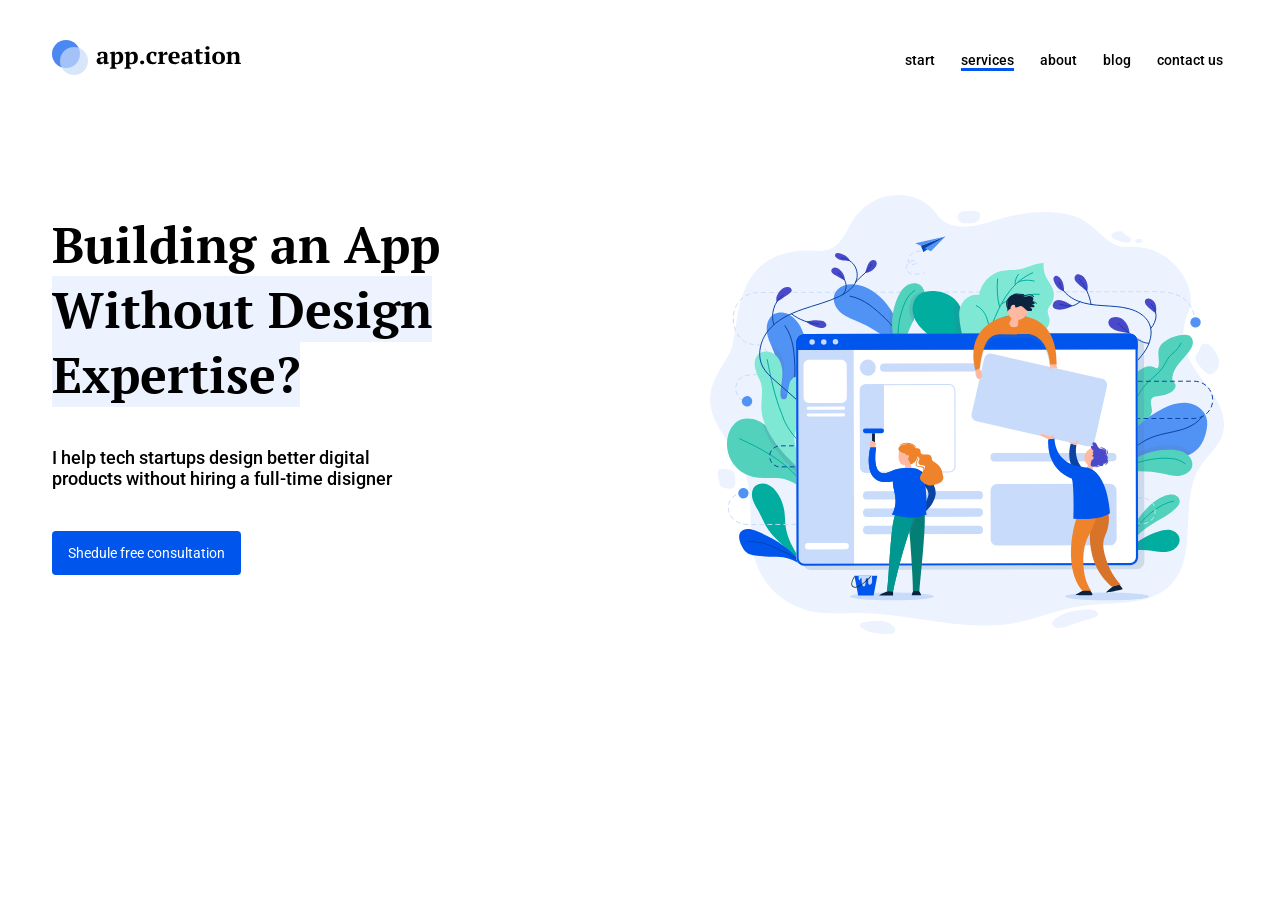
<file: index.html>
<!DOCTYPE html>
<html lang = "ru">
<head>
  <meta name="viewport" content="width=device-width,initial-scale=1">
  <meta charset="utf-8">
  <link rel="stylesheet" href="style.css">
  <link href="https://fonts.googleapis.com/css2?family=Roboto:wght@500&display=swap" rel="stylesheet">
  <link rel="stylesheet" href="fonts.css">
  <title>мой сайт</title>
</head>
<body>
  <div class="wrapper">
    <header class="header">
      <div class="logo"></div>
      <nav class="menu">
        <a class="menu__item" href="#">start</a>
        <a class="menu__item menu__item_active" href="#">services</a>
        <a class="menu__item" href="#">about</a>
        <a class="menu__item" href="#">blog</a>
        <a class="menu__item" href="#">contact us</a>
      </nav>
      <div class="hamburger-menu">
        <input id="menu__toggle" type="checkbox" />
        <label class="menu__btn" for="menu__toggle">
          <span></span>
        </label>
        <ul class="menu__box">
          <li><a class="menu__item_burger" href="#">start</a></li>
          <li><a class="menu__item_burger" href="#">services</a></li>
          <li><a class="menu__item_burger" href="#">about</a></li>
          <li><a class="menu__item_burger" href="#">blog</a></li>
          <li><a class="menu__item_burger" href="#">contact us</a></li>
        </ul>
      </div>
    </header>
    <section class="main">
      <h1 class="main__title">
        Building an App
        <span class="main__title-text_highlight">
          Without Design Expertise?
        </span>
      </h1>
      <p class="main__subtitle">
        I help tech startups design better digital products without hiring a&nbsp;full-time disigner
      </p>
      <a class="main__button" href="#">
        Shedule free consultation
      </a>
    </section>
  </div>
</body>
</html>
</file>
<file: style.css>
.main__title {
  margin: 0 0 40px 0;
  font-family: "PT Serif";
  font-style: normal;
  font-weight: bold;
  font-size: 50px;
  line-height: 65px;
  align-items: center;
  width: 434px;
  height: 195px;
  left: calc(50% - 434px/2 - 249px);
  top: 212px;
}

.main__subtitle {
  margin: 0 0 41px 0;
  width: 367px;
  height: 43px;
  left: calc(50% - 367px/2 - 282.5px);
  top: 447px;
  font-family: "Roboto";
  font-style: normal;
  font-weight: 500;
  font-size: 18px;
  line-height: 21px;
}

.main__button {
  display: inline-block;
  font: 14px/16px "Roboto",arial,helvetica,sans-serif;
  color: #FFF;
  background: #0056EC;
  padding: 14px 16px;
  text-decoration: none;
  border-radius: 4px;
  transition: opacity .5s;
  cursor: pointer;
  animation: animate_pulse 2s infinite;
}

.animate-pulse:hover {
	animation: none;
}

@keyframes animate_pulse {
	0% {
		box-shadow: 0 0 0 0 rgb(0,86,236,0);
	}
	70% {
		box-shadow: 0 0 0 20px rgb(0,86,236,0.1);
	}
	100% {
		box-shadow: 0 0 0 0 rgb(0,86,236,0);
	}
}

.main__button:hover {
  opacity: .5;
}

.main {
  padding: 0 63% 100px 0;
  background:no-repeat top right url(img/mainimg.svg);
}

.main__title-text_highlight {
  background: #ECF3FF;
}

.wrapper {
  margin: 0 auto;
  width: 80%;
  max-width: inherit;
}

.header {
  padding: 40px 0;
  margin-bottom: 100px;
  display:flex;
  justify-content:space-between;
}

.logo {
  width:190px;
  height: 35px;
  background: url('img/site.svg');
}

.menu {
  display:flex;
  align-items: center;
}

.menu__item {
  position: relative;
  font-family: "Roboto";
  Font-style: normal;
  Font-weight: 500;
  height: 17px;
  font-size: 14px;
  line-height: 16px;
  margin-right: 26px;
  color: #000;
  text-decoration: none;
  transition: opacity .5s;
}

.menu__item:last-child {
  margin-right: 0;
}

  .menu__item:after {
  position: absolute;
  display: block;
  content: '';
  left: 0;
  width: 100%;
  height: 3px;
  background: #0056EC;
  opacity: 0;
  transition: opacity .5s;
}

.menu__item_active::after {
  position: absolute;
  display: block;
  content: '';
  left: 0;
  width: 100%;
  height: 3px;
  background: #0056EC;
  opacity: 1;
}

.menu__item:hover {
  opacity: .5;
}

.menu__item:hover:after {
  position: absolute;
  display: block;
  content: "";
  left:0;
  width: 100%;
  height: 3px;
  background: #0056EC;
  opacity: 1;
}

.hamburger-menu {
  display: none;
}


@media screen and (max-width:768px) {

  .wrapper{
    width: 91%;
  }

  .menu {
    display: none;
  }

  .header {
    padding: 17px 0;
    margin-bottom: 10px;
  }

  .main {
    padding: 80% 0 0;
    background-size: 93%;
    margin-right: 21px;
    margin-top: 8px;
    text-align: center;
  }

  .main__title {
    width: 313px;
    font-size: 31px;
    line-height: 39px;
    text-align: center;
    height: 108px;
    margin: auto;
    margin-bottom: 42px;
  }

  .main__subtitle {
    margin: auto;
    margin-bottom: 25px;
    width: 275px;
    height: 57px;
    top: 447px;
    font-family: "Roboto";
    font-weight: 500;
    font-size: 16px;
    line-height: 19px;
    text-align: center;
  }

  .main__button {
    width: 176px;
  }

  .logo {
    background: url('img/mobileimg.svg') no-repeat top left;
  }

  #menu__toggle {
    opacity: 0;
  }

  .hamburger-menu {
    display: block;
  }

  .menu__btn {
    display: flex;
    align-items: center;
    position:fixed;
    top: 28px;
    width: 26px;
    height: 26px;
    cursor: pointer;
    z-index: 1;
    right: 6%;
  }

  .menu__btn > span,
  .menu__btn > span::before,
  .menu__btn > span::after {
    display: block;
    position: absolute;
    width: 100%;
    height: 2px;
    background-color: #0056EC;
  }

  .menu__btn > span::before {
    content: '';
    top: -8px;
  }

  .menu__btn > span::after {
    content: '';
    top: 8px;
  }

  .menu__box {
    display: block;
    position: fixed;
    visibility: hidden;
    top: 0;
    left: -100%;
    width: 100%;
    height: 100%;
    margin: 0;
    padding: 186px 0;
    list-style: none;
    text-align: center;
    background-color: white;
  }

  .menu__item_burger {
    position: relative;
    color: #000;
    font-family: 'Roboto', sans-serif;
    font-size: 30px;
    font-weight: 500;
    line-height: 35px;
    text-decoration: none;
    display: inline-block;
    padding-bottom: 25px;
  }



  .menu__item_burger:after {
    position: absolute;
    display: block;
    content: '';
    left: 0;
    width: 100%;
    height: 3px;
    background: #0056EC;
    opacity: 0;
    transition: opacity .5s;
    }



  .menu__item_burger:hover:after {
    position: absolute;
    display: block;
    content: "";
    left:0;
    width: 100%;
    height: 3px;
    background: #0056EC;
    opacity: 1;
    }

  .menu__item_burger_active::after {
    position: absolute;
    display: block;
    content: '';
    left: 0;
    width: 100%;
    height: 3px;
    background: #0056EC;
    opacity: 1;
  }


  #menu__toggle:checked ~ .menu__btn > span {
    transform: rotate(45deg);
  }
  #menu__toggle:checked ~ .menu__btn > span::before {
    top: 0;
    transform: rotate(0);
  }
  #menu__toggle:checked ~ .menu__btn > span::after {
    top: 0;
    transform: rotate(90deg);
  }
  #menu__toggle:checked ~ .menu__box {
    visibility: visible;
    left: 0;
  }

  .menu__btn > span,
  .menu__btn > span::before,
  .menu__btn > span::after {
    transition-duration: .25s;
  }
  .menu__box {
    transition-duration: .25s;
  }
  .menu__item_burger {
    transition-duration: .25s;
  }
}

@media screen and (min-width:1024px) and (max-width:1365px) {

  .wrapper {
    width: 93%;
  }

  .header {
    padding:32px 0px;
    margin-bottom: 88px;
  }

  .main {
    padding: 17px 55% 100px 0;
    margin-right: 4px;
  }

  .menu {
    padding-top: 5px;
    padding-right: 5px;
  }
}

@media screen and (min-width:1366px) and (max-width:1919px){

  .wrapper {
    width: 69%;
  }

  .header{
    margin-bottom: 88px;
    padding: 32px 0;
  }

  .menu {
    margin-top: 5px;
    margin-right: 5px;
  }
  .main{
    margin-right: 1px;
    padding: 17px 63% 100px 0;
  }
}

@media screen and (min-width: 1920px) {
  .wrapper {
    width: 80%;
  }

  .header {
    padding: 31px 0;
    margin-bottom: 137px;
  }

  .menu {
    padding-right: 3px;
  }

  .menu__item {
    font-family: Roboto;
    font-style: normal;
    font-weight: 500;
    font-size: 18px;
    line-height: 21px;
  }

  .main {
    background-size: 770px 657px;
    padding: 76px 58% 100px 0;
  }

  .main__title {
    width: 567px;
    height: 255px;
    left: calc(50% - 567px/2 - 481.5px);
    top: 318px;
    font-family: PT Serif;
    font-style: normal;
    font-weight: bold;
    font-size: 66px;
    line-height: 87px;
    align-items: center;
  }

  .main__subtitle {
    width: 455px;
    height: 52px;
    left: calc(50% - 455px/2 - 537.5px);
    top: 613px;
    font-family: Roboto;
    font-style: normal;
    font-weight: normal;
    font-size: 22px;
    line-height: 26px;
  }

  .main__button {
    width: 237px;
    height: 29px;
    left: 196px;
    top: 706px;
    font: 19px/29px "Roboto",arial,helvetica,sans-serif;
  }
}
</file>
<file: fonts.css>
@font-face {
    font-family: 'PT Serif';
    src: url('fonts/PTSerif-Bold.ttf') format('truetype');
    font-weight: bold;
    font-style: normal;

}




@font-face {
    font-family: 'PT Serif';
    src: url('fonts/PTSerif-BoldItalic.ttf') format('truetype');
    font-weight: bold;
    font-style: italic;

}




@font-face {
    font-family: 'PT Serif';
    src: url('fonts/PTSerif-Italic.ttf') format('truetype');
    font-weight: normal;
    font-style: italic;

}




@font-face {
    font-family: 'PT Serif';
    src: url('fonts/PTSerif-Regular.ttf') format('truetype');
    font-weight: normal;
    font-style: normal;

}
</file>
